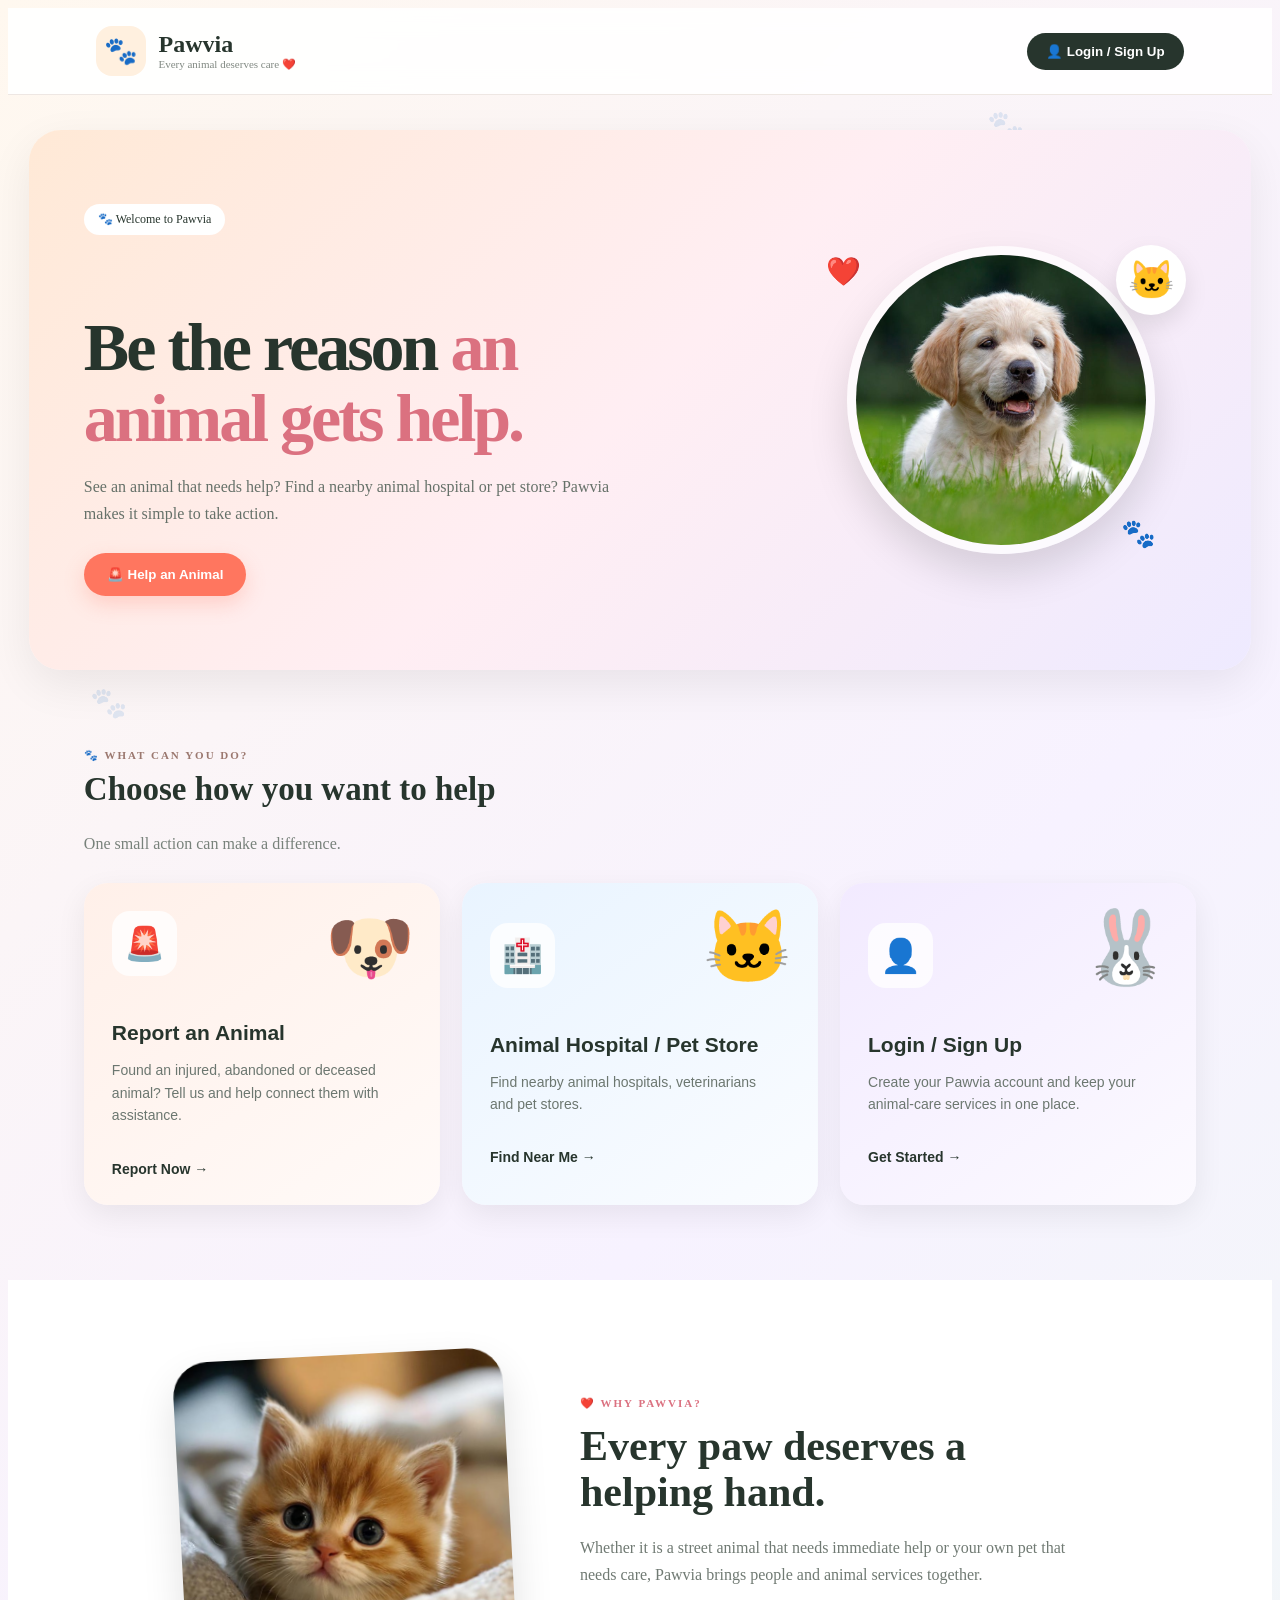
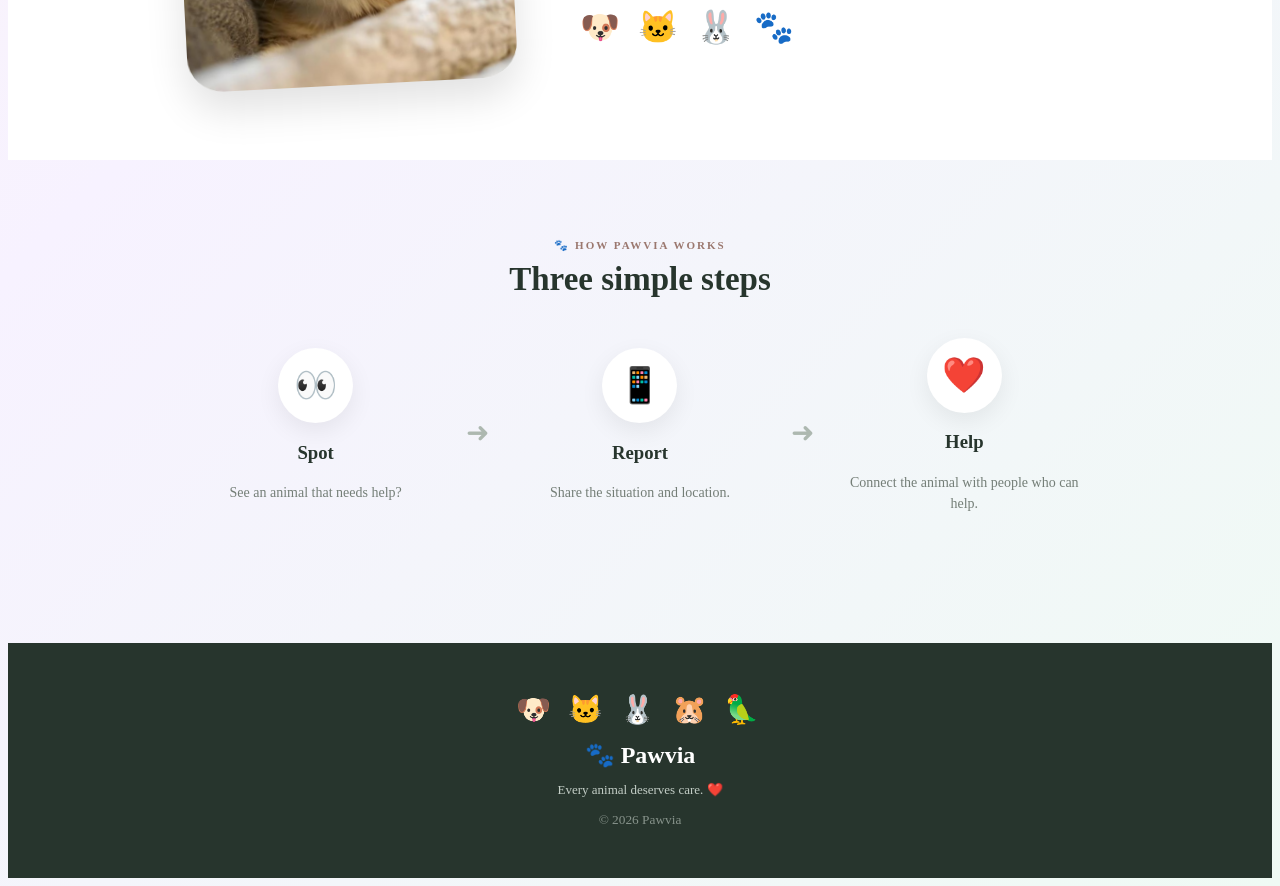
<file: index.html>
<!DOCTYPE html>
<html lang="en">

<head>

    <meta charset="UTF-8">

    <meta
        name="viewport"
        content="width=device-width, initial-scale=1.0"
    >

    <title>Pawvia 🐾</title>

    <link rel="stylesheet" href="style.css">

</head>


<body>


    <!-- FLOATING PAWS -->

    <div class="floating-paw paw1">🐾</div>
    <div class="floating-paw paw2">🐾</div>
    <div class="floating-paw paw3">🐾</div>
    <div class="floating-paw paw4">🐾</div>



    <!-- NAVBAR -->

    <header class="navbar">

        <div class="brand">

            <div class="brand-logo">
                🐾
            </div>

            <div>

                <div class="brand-name">
                    Pawvia
                </div>

                <div class="brand-tagline">
                    Every animal deserves care ❤️
                </div>

            </div>

        </div>


        <button
            class="login-nav"
            onclick="openLogin()"
        >

            👤 Login / Sign Up

        </button>

    </header>



    <!-- HERO -->

    <section class="hero">


        <div class="hero-text">

            <div class="welcome-pill">
                🐾 Welcome to Pawvia
            </div>


            <h1>

                Be the reason

                <span>
                    an animal gets help.
                </span>

            </h1>


            <p>

                See an animal that needs help?
                Find a nearby animal hospital or pet store?
                Pawvia makes it simple to take action.

            </p>


            <button
                class="hero-button"
                onclick="openReport()"
            >

                🚨 Help an Animal

            </button>

        </div>



        <!-- REAL DOG -->

        <div class="hero-image-area">


            <div class="photo-circle">

                <img
                    src="images/dog.jpg"
                    alt="Happy dog"
                >

            </div>


            <div class="floating-cat">

                🐱

            </div>


            <div class="floating-heart">

                ❤️

            </div>


            <div class="floating-paw-small">

                🐾

            </div>


        </div>


    </section>



    <!-- ACTION SECTION -->

    <main class="main-content">


        <div class="section-title">

            <span>
                🐾 WHAT CAN YOU DO?
            </span>

            <h2>
                Choose how you want to help
            </h2>

            <p>
                One small action can make a difference.
            </p>

        </div>



        <div class="action-grid">


            <!-- REPORT -->

            <button
                class="action-card report-card"
                onclick="openReport()"
            >

                <div class="card-icon">
                    🚨
                </div>


                <div class="card-pet">
                    🐶
                </div>


                <h3>
                    Report an Animal
                </h3>


                <p>

                    Found an injured,
                    abandoned or deceased animal?

                    Tell us and help connect
                    them with assistance.

                </p>


                <span>
                    Report Now →
                </span>

            </button>



            <!-- HOSPITAL -->

            <button
                class="action-card hospital-card"
                onclick="openServices()"
            >

                <div class="card-icon">
                    🏥
                </div>


                <div class="card-pet">
                    🐱
                </div>


                <h3>
                    Animal Hospital / Pet Store
                </h3>


                <p>

                    Find nearby animal hospitals,
                    veterinarians and pet stores.

                </p>


                <span>
                    Find Near Me →
                </span>

            </button>



            <!-- LOGIN -->

            <button
                class="action-card login-card"
                onclick="openLogin()"
            >

                <div class="card-icon">
                    👤
                </div>


                <div class="card-pet">
                    🐰
                </div>


                <h3>
                    Login / Sign Up
                </h3>


                <p>

                    Create your Pawvia account
                    and keep your animal-care
                    services in one place.

                </p>


                <span>
                    Get Started →
                </span>

            </button>


        </div>

    </main>



    <!-- REAL PET SECTION -->

    <section class="pet-section">


        <div class="pet-photo">

            <img
                src="images/cat.jpg"
                alt="Cat"
            >

        </div>


        <div class="pet-section-text">

            <span>
                ❤️ WHY PAWVIA?
            </span>


            <h2>

                Every paw deserves
                a helping hand.

            </h2>


            <p>

                Whether it is a street animal
                that needs immediate help or
                your own pet that needs care,
                Pawvia brings people and
                animal services together.

            </p>


            <div class="mini-pets">

                🐶 🐱 🐰 🐾

            </div>

        </div>


    </section>



    <!-- HOW IT WORKS -->

    <section class="how-section">


        <div class="section-title">

            <span>
                🐾 HOW PAWVIA WORKS
            </span>


            <h2>
                Three simple steps
            </h2>

        </div>



        <div class="steps">


            <div class="step">

                <div class="step-icon">
                    👀
                </div>

                <h3>
                    Spot
                </h3>

                <p>
                    See an animal that needs help?
                </p>

            </div>


            <div class="step-arrow">
                ➜
            </div>


            <div class="step">

                <div class="step-icon">
                    📱
                </div>

                <h3>
                    Report
                </h3>

                <p>
                    Share the situation and location.
                </p>

            </div>


            <div class="step-arrow">
                ➜
            </div>


            <div class="step">

                <div class="step-icon">
                    ❤️
                </div>

                <h3>
                    Help
                </h3>

                <p>
                    Connect the animal with people
                    who can help.
                </p>

            </div>


        </div>

    </section>



    <!-- FOOTER -->

    <footer>

        <div class="footer-pets">
            🐶 🐱 🐰 🐹 🦜
        </div>

        <div class="footer-logo">
            🐾 Pawvia
        </div>

        <p>
            Every animal deserves care. ❤️
        </p>

        <small>
            © 2026 Pawvia
        </small>

    </footer>



    <script src="script.js"></script>

</body>

</html>
</file>
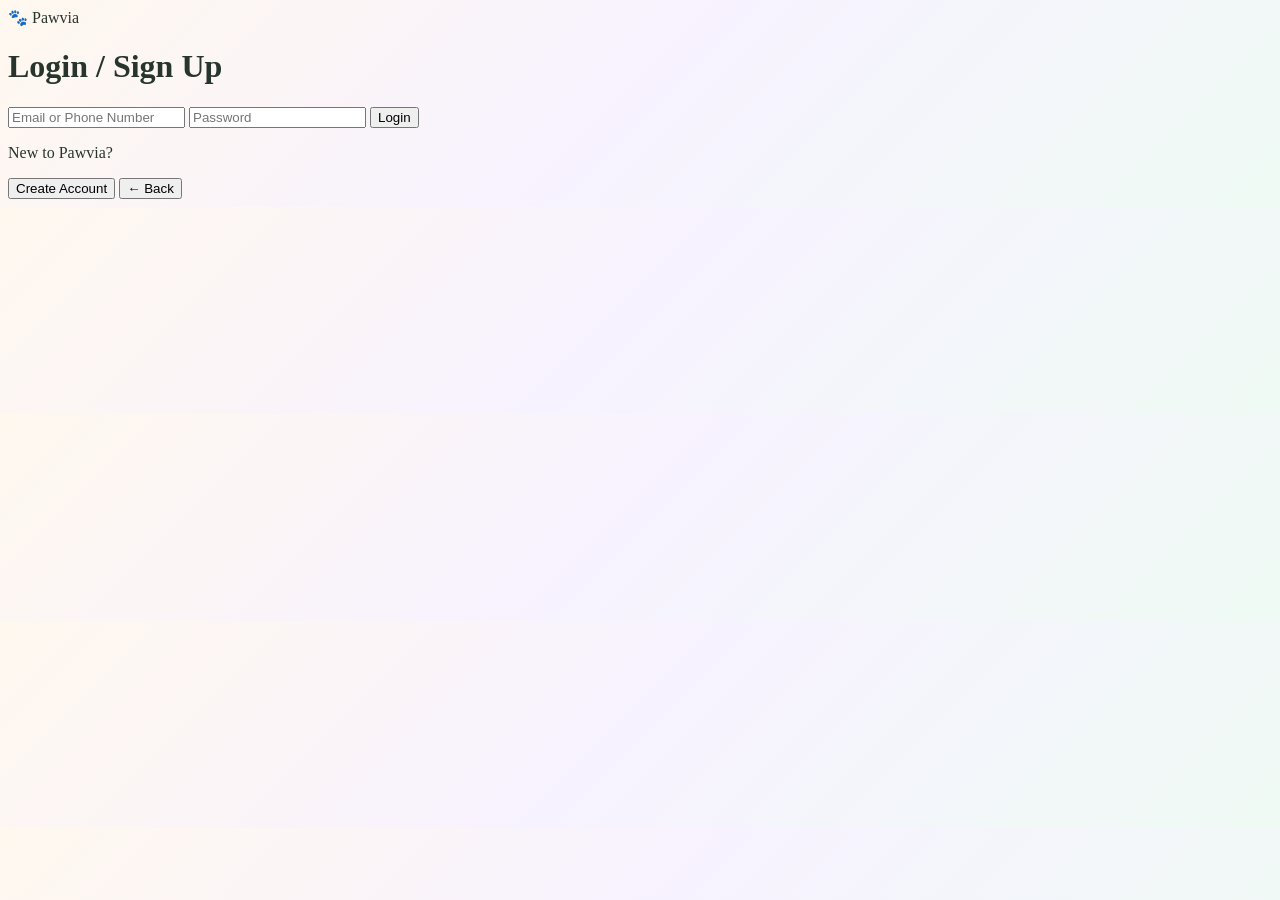
<file: login.html>
<!DOCTYPE html>
<html lang="en">

<head>

    <meta charset="UTF-8">

    <meta
        name="viewport"
        content="width=device-width, initial-scale=1.0"
    >

    <title>Login - Pawvia</title>

    <link rel="stylesheet" href="style.css">

</head>


<body>


    <main class="login-container">


        <div class="logo">
            🐾 Pawvia
        </div>


        <h1>
            Login / Sign Up
        </h1>


        <input
            type="text"
            placeholder="Email or Phone Number"
        >


        <input
            type="password"
            placeholder="Password"
        >


        <button class="submit-button">

            Login

        </button>


        <p>
            New to Pawvia?
        </p>


        <button class="secondary-button">

            Create Account

        </button>


        <button
            class="back-button"
            onclick="goHome()"
        >

            ← Back

        </button>


    </main>


</body>

</html>
</file>
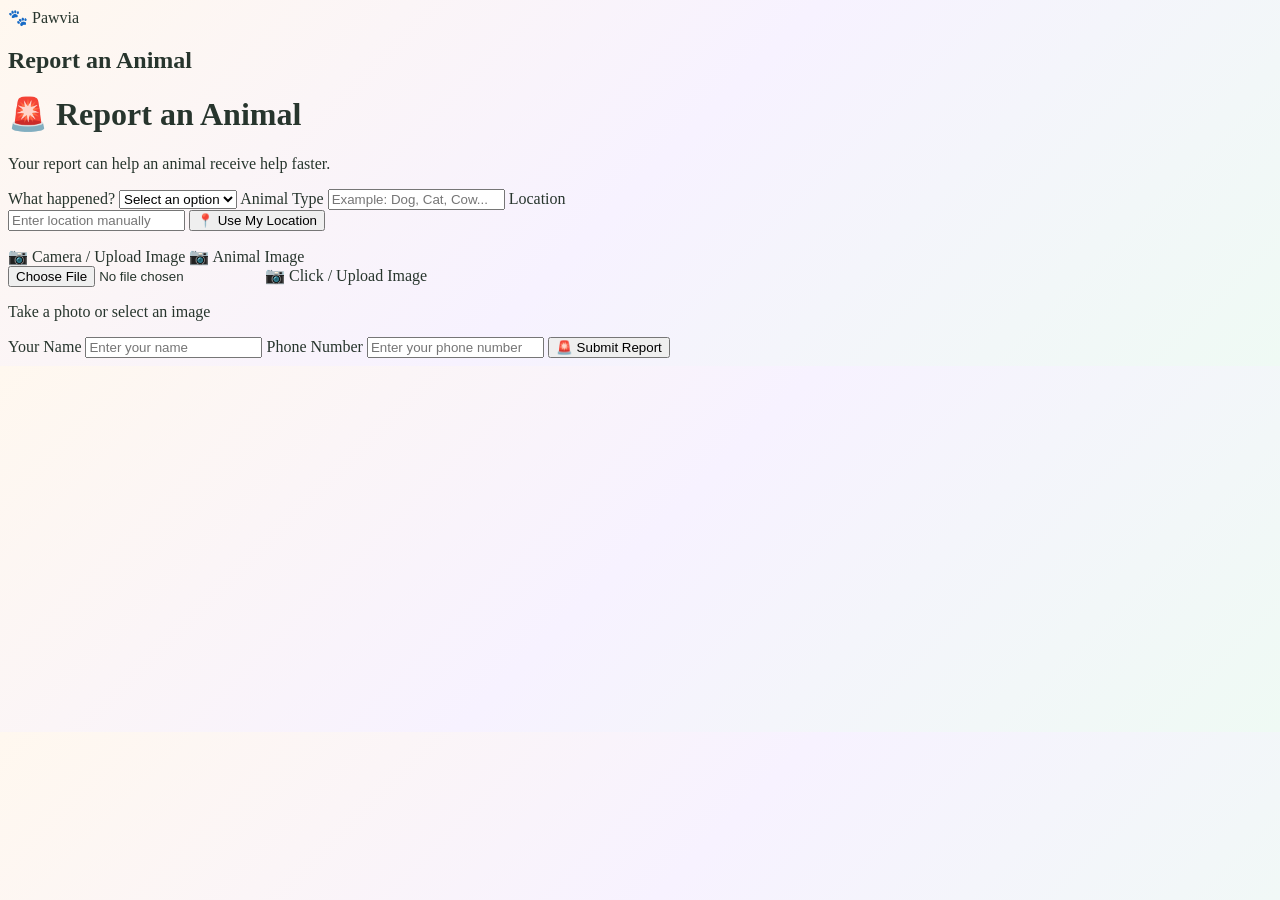
<file: report.html>
<!DOCTYPE html>
<html lang="en">

<head>

    <meta charset="UTF-8">

    <meta
        name="viewport"
        content="width=device-width, initial-scale=1.0"
    >

    <title>Report an Animal - Pawvia</title>

    <link rel="stylesheet" href="style.css">

</head>


<body>


    <!-- HEADER -->

    <header class="page-header">

        <div class="logo">
            🐾 Pawvia
        </div>

        <h2>
            Report an Animal
        </h2>

    </header>



    <!-- FORM -->

    <main class="form-container">

        <h1>
            🚨 Report an Animal
        </h1>

        <p class="form-description">

            Your report can help an animal receive help faster.

        </p>



        <form id="reportForm">


            <!-- CONDITION -->

            <label for="condition">

                What happened?

            </label>


            <select id="condition" required>

                <option value="">
                    Select an option
                </option>

                <option value="Injured">
                    🩹 Injured
                </option>

                <option value="Dead">
                    ⚠️ Dead
                </option>

                <option value="Abandoned">
                    🏠 Abandoned
                </option>

            </select>



            <!-- ANIMAL TYPE -->

            <label for="animalType">

                Animal Type

            </label>


            <input
                type="text"
                id="animalType"
                placeholder="Example: Dog, Cat, Cow..."
                required
            >



            <!-- LOCATION -->

            <label>

                Location

            </label>


            <div class="location-row">

                <input
                    type="text"
                    id="reportLocation"
                    placeholder="Enter location manually"
                >


                <button
                    type="button"
                    class="location-button"
                    onclick="getReportLocation()"
                >

                    📍 Use My Location

                </button>

            </div>


            <p id="reportLocationStatus"></p>



            <!-- IMAGE -->

            <label for="animalImage">

                📷 Camera / Upload Image

            <!-- IMAGE UPLOAD -->

<label>
    📷 Animal Image
</label>

<div class="image-upload-box">

    <input
        type="file"
        id="animalImage"
        accept="image/*"
        capture="environment"
        required
    >

    <label for="animalImage" class="image-upload-button">

        📷 Click / Upload Image

    </label>

    <p id="imageName">
        Take a photo or select an image
    </p>

</div>



            <!-- NAME -->

            <label for="reporterName">

                Your Name

            </label>


            <input
                type="text"
                id="reporterName"
                placeholder="Enter your name"
                required
            >



            <!-- PHONE -->

            <label for="reporterPhone">

                Phone Number

            </label>


            <input
                type="tel"
                id="reporterPhone"
                placeholder="Enter your phone number"
                required
            >



            <!-- SUBMIT -->

            <button
                type="submit"
                class="submit-button"
            >

                🚨 Submit Report

            </button>

</form>

</main>


<script src="script.js"></script>

</body>
</html>
</body>

</html>
</file>
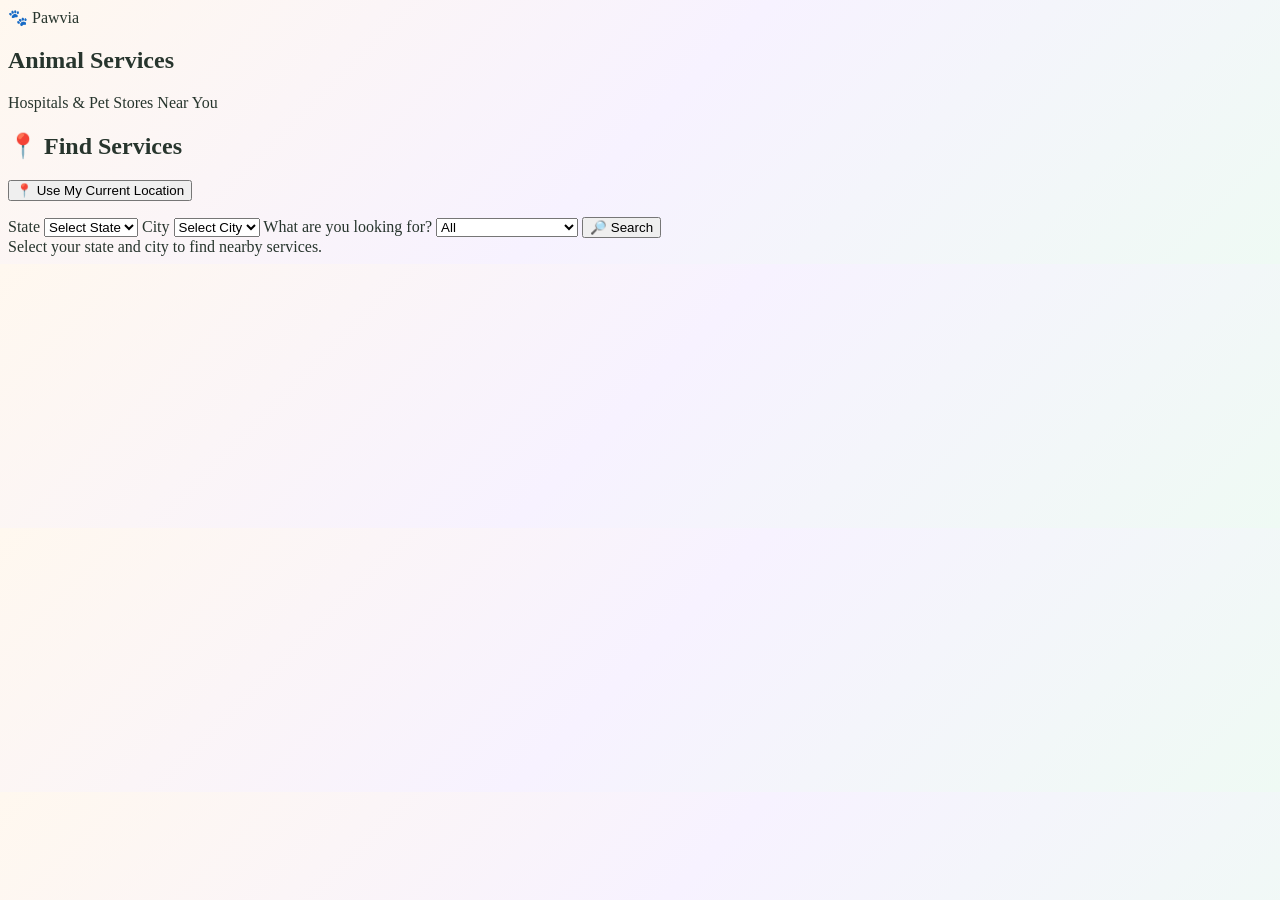
<file: services.html>
<!DOCTYPE html>
<html lang="en">

<head>

    <meta charset="UTF-8">

    <meta
        name="viewport"
        content="width=device-width, initial-scale=1.0"
    >

    <title>Find Animal Services - Pawvia</title>

    <link rel="stylesheet" href="style.css">

</head>


<body>


    <!-- HEADER -->

    <header class="page-header">

        <div class="logo">
            🐾 Pawvia
        </div>

        <div>

            <h2>
                Animal Services
            </h2>

            <p>
                Hospitals & Pet Stores Near You
            </p>

        </div>

    </header>



    <!-- FILTER -->

    <main class="services-container">


        <div class="filter-card">

            <h2>
                📍 Find Services
            </h2>


            <!-- CURRENT LOCATION -->

            <button
                class="location-button full-button"
                onclick="useServiceLocation()"
            >

                📍 Use My Current Location

            </button>


            <p id="serviceLocationStatus"></p>



            <!-- STATE -->

            <label for="state">

                State

            </label>


            <select id="state">

                <option value="">
                    Select State
                </option>

                <option value="Meghalaya">
                    Meghalaya
                </option>

                <option value="Manipur">
                    Manipur
                </option>

                <option value="Assam">
                    Assam
                </option>

            </select>



            <!-- CITY -->

            <label for="city">

                City

            </label>


            <select id="city">

                <option value="">
                    Select City
                </option>

            </select>



            <!-- TYPE -->

            <label for="serviceType">

                What are you looking for?

            </label>


            <select id="serviceType">

                <option value="All">
                    All
                </option>

                <option value="Hospital">
                    🏥 Animal Hospitals
                </option>

                <option value="Pet Store">
                    🛍️ Pet Stores
                </option>

            </select>



            <!-- SEARCH -->

            <button
                class="submit-button"
                onclick="findServices()"
            >

                🔎 Search

            </button>

        </div>



        <!-- RESULTS -->

        <section id="serviceResults">

            <div class="no-results">

                Select your state and city
                to find nearby services.

            </div>

        </section>


    </main>


    <script src="script.js"></script>

</body>

</html>
</file>
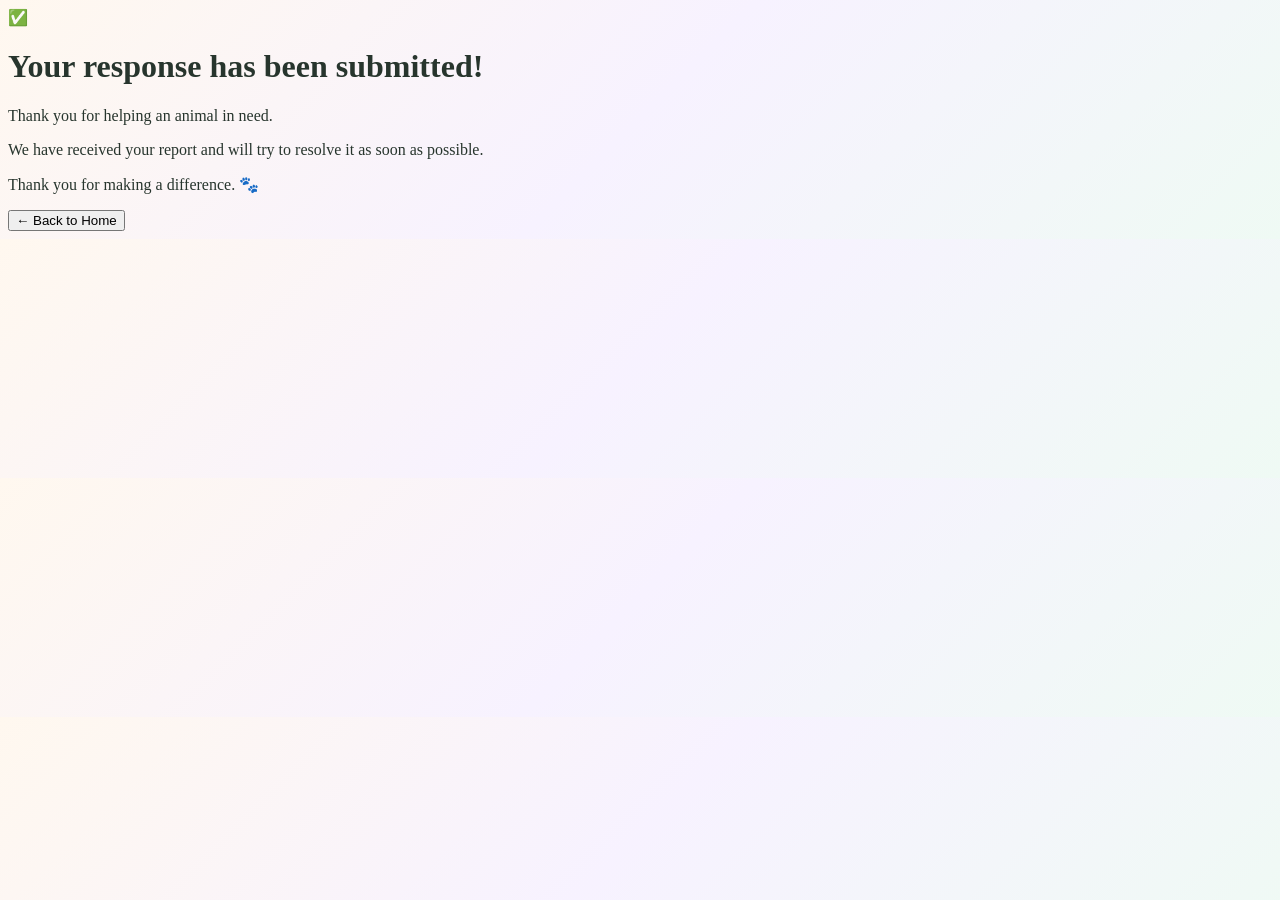
<file: submitted.html>
<!DOCTYPE html>
<html lang="en">

<head>

    <meta charset="UTF-8">

    <meta name="viewport"
          content="width=device-width, initial-scale=1.0">

    <title>Report Submitted - PawCare</title>

    <link rel="stylesheet" href="style.css">

</head>

<body>

    <main class="submitted-container">

        <div class="success-icon">
            ✅
        </div>

        <h1>
            Your response has been submitted!
        </h1>

        <p>
            Thank you for helping an animal in need.
        </p>

        <p>
            We have received your report and
            will try to resolve it as soon as possible.
        </p>

        <p class="thank-you">
            Thank you for making a difference. 🐾
        </p>

        <button
            class="submit-button"
            onclick="window.location.href='index.html'"
        >
            ← Back to Home
        </button>

    </main>

</body>

</html>
</file>
<file: style.css>
/* ========================================
   PAWVIA NEW HOMEPAGE
======================================== */

body {
    background:
        linear-gradient(
            135deg,
            #fff8ef,
            #f7f2ff,
            #effaf4
        );

    color: #27352d;
}


/* FLOATING PAWS */

.floating-paw {
    position: fixed;

    font-size: 30px;

    opacity: 0.12;

    pointer-events: none;

    z-index: 0;

    animation: pawFloat 6s ease-in-out infinite;
}

.paw1 {
    top: 18%;
    left: 3%;
}

.paw2 {
    top: 45%;
    right: 3%;
    animation-delay: 1s;
}

.paw3 {
    bottom: 20%;
    left: 7%;
    animation-delay: 2s;
}

.paw4 {
    top: 12%;
    right: 20%;
    animation-delay: 3s;
}

@keyframes pawFloat {

    0%, 100% {
        transform: translateY(0) rotate(0);
    }

    50% {
        transform: translateY(-20px) rotate(10deg);
    }

}


/* NAVBAR */

.navbar {

    position: relative;
    z-index: 10;

    display: flex;

    justify-content: space-between;

    align-items: center;

    padding: 18px 7%;

    background:
        rgba(255,255,255,0.9);

    backdrop-filter: blur(12px);

    border-bottom:
        1px solid #eee7e3;
}

.brand {

    display: flex;

    align-items: center;

    gap: 12px;
}

.brand-logo {

    width: 50px;
    height: 50px;

    border-radius: 16px;

    display: flex;

    align-items: center;
    justify-content: center;

    background: #fff0df;

    font-size: 27px;
}

.brand-name {

    font-size: 24px;

    font-weight: 900;
}

.brand-tagline {

    font-size: 11px;

    color: #818982;
}

.login-nav {

    padding: 11px 19px;

    border: none;

    border-radius: 50px;

    background: #27352d;

    color: white;

    font-weight: bold;

    cursor: pointer;

    transition: 0.25s;
}

.login-nav:hover {

    transform: translateY(-3px);

    box-shadow:
        0 8px 20px rgba(0,0,0,.15);
}


/* HERO */

.hero {

    width: 88%;

    max-width: 1200px;

    min-height: 430px;

    margin: 35px auto;

    padding: 55px;

    border-radius: 32px;

    display: flex;

    align-items: center;

    justify-content: space-between;

    overflow: hidden;

    position: relative;

    background:
        linear-gradient(
            135deg,
            #ffe9d6,
            #ffeef3,
            #eeeaff
        );

    box-shadow:
        0 15px 45px rgba(0,0,0,.07);
}

.hero-text {

    max-width: 610px;

    position: relative;

    z-index: 3;
}

.welcome-pill {

    display: inline-block;

    padding: 8px 14px;

    border-radius: 50px;

    background: white;

    font-size: 12px;

    margin-bottom: 20px;
}

.hero h1 {

    font-size:
        clamp(42px, 6vw, 68px);

    line-height: 1.04;

    letter-spacing: -3px;

    margin-bottom: 20px;
}

.hero h1 span {

    color: #db7180;
}

.hero p {

    color: #667169;

    font-size: 16px;

    line-height: 1.7;

    max-width: 570px;

    margin-bottom: 25px;
}

.hero-button {

    border: none;

    padding: 14px 23px;

    border-radius: 50px;

    background: #ff765f;

    color: white;

    font-weight: bold;

    cursor: pointer;

    box-shadow:
        0 8px 20px rgba(255,118,95,.25);

    transition: .25s;
}

.hero-button:hover {

    transform:
        translateY(-4px)
        scale(1.03);
}


/* REAL DOG PHOTO */

.hero-image-area {

    width: 390px;

    height: 350px;

    position: relative;

    display: flex;

    align-items: center;

    justify-content: center;
}

.photo-circle {

    width: 290px;

    height: 290px;

    border-radius: 50%;

    overflow: hidden;

    border: 9px solid rgba(255,255,255,.75);

    box-shadow:
        0 20px 40px rgba(0,0,0,.13);

    animation:
        photoFloat 4s ease-in-out infinite;
}

.photo-circle img {

    width: 100%;

    height: 100%;

    object-fit: cover;
}

@keyframes photoFloat {

    0%, 100% {
        transform: translateY(0);
    }

    50% {
        transform: translateY(-10px);
    }
}

.floating-cat {

    position: absolute;

    right: 10px;

    top: 20px;

    width: 70px;
    height: 70px;

    border-radius: 50%;

    display: flex;

    align-items: center;
    justify-content: center;

    background: white;

    font-size: 38px;

    box-shadow:
        0 10px 25px rgba(0,0,0,.1);

    animation:
        smallFloat 3s ease-in-out infinite;
}

.floating-heart {

    position: absolute;

    left: 20px;

    top: 30px;

    font-size: 28px;

    animation:
        smallFloat 2.5s ease-in-out infinite;
}

.floating-paw-small {

    position: absolute;

    bottom: 25px;

    right: 40px;

    font-size: 28px;

    animation:
        smallFloat 3s ease-in-out infinite;
}

@keyframes smallFloat {

    0%, 100% {
        transform: translateY(0);
    }

    50% {
        transform: translateY(-12px);
    }
}


/* ACTION SECTION */

.main-content {

    width: 88%;

    max-width: 1200px;

    margin: 75px auto;
}

.section-title {

    margin-bottom: 30px;
}

.section-title span {

    font-size: 11px;

    font-weight: 900;

    letter-spacing: 2px;

    color: #9b786f;
}

.section-title h2 {

    font-size: 33px;

    margin-top: 8px;
}

.section-title p {

    color: #78827b;

    margin-top: 7px;
}

.action-grid {

    display: grid;

    grid-template-columns:
        repeat(3, 1fr);

    gap: 22px;
}

.action-card {

    position: relative;

    overflow: hidden;

    border: none;

    min-height: 320px;

    padding: 28px;

    border-radius: 24px;

    text-align: left;

    cursor: pointer;

    color: #27352d;

    box-shadow:
        0 10px 30px rgba(0,0,0,.07);

    transition:
        .3s;
}

.action-card:hover {

    transform:
        translateY(-10px);
}

.report-card {

    background:
        linear-gradient(
            145deg,
            #fff0e9,
            #fffaf8
        );
}

.hospital-card {

    background:
        linear-gradient(
            145deg,
            #e9f4ff,
            #fafcff
        );
}

.login-card {

    background:
        linear-gradient(
            145deg,
            #f2eaff,
            #fcfaff
        );
}

.card-icon {

    width: 65px;
    height: 65px;

    display: flex;

    align-items: center;
    justify-content: center;

    border-radius: 18px;

    background: rgba(255,255,255,.8);

    font-size: 33px;

    position: relative;

    z-index: 2;
}

.card-pet {

    position: absolute;

    right: 25px;

    top: 22px;

    font-size: 72px;

    transition: .3s;
}

.action-card:hover .card-pet {

    transform:
        rotate(12deg)
        scale(1.15);
}

.action-card h3 {

    margin-top: 45px;

    font-size: 21px;

    margin-bottom: 10px;
}

.action-card p {

    color: #6c7770;

    line-height: 1.6;

    font-size: 14px;

    max-width: 290px;
}

.action-card span {

    display: inline-block;

    margin-top: 20px;

    font-weight: bold;

    font-size: 14px;
}


/* REAL CAT SECTION */

.pet-section {

    background: white;

    padding: 75px 8%;

    display: flex;

    align-items: center;

    justify-content: center;

    gap: 70px;
}

.pet-photo {

    width: 330px;

    height: 330px;

    border-radius: 35px;

    overflow: hidden;

    transform: rotate(-3deg);

    box-shadow:
        0 18px 40px rgba(0,0,0,.12);
}

.pet-photo img {

    width: 100%;

    height: 100%;

    object-fit: cover;
}

.pet-section-text {

    max-width: 520px;
}

.pet-section-text > span {

    color: #db7180;

    font-size: 11px;

    font-weight: bold;

    letter-spacing: 2px;
}

.pet-section-text h2 {

    font-size: 42px;

    line-height: 1.1;

    margin: 12px 0 18px;
}

.pet-section-text p {

    color: #707a73;

    line-height: 1.7;
}

.mini-pets {

    font-size: 32px;

    margin-top: 20px;

    letter-spacing: 5px;
}


/* HOW IT WORKS */

.how-section {

    padding: 75px 7%;

    text-align: center;
}

.steps {

    max-width: 900px;

    margin: 40px auto;

    display: flex;

    align-items: center;

    justify-content: center;

    gap: 25px;
}

.step {

    flex: 1;
}

.step-icon {

    width: 75px;

    height: 75px;

    margin: auto auto 15px;

    border-radius: 50%;

    background: white;

    display: flex;

    align-items: center;
    justify-content: center;

    font-size: 35px;

    box-shadow:
        0 8px 25px rgba(0,0,0,.07);
}

.step p {

    color: #747e77;

    font-size: 14px;

    line-height: 1.5;

    margin-top: 7px;
}

.step-arrow {

    font-size: 28px;

    color: #adb8b0;
}


/* FOOTER */

footer {

    background: #27352d;

    color: white;

    text-align: center;

    padding: 50px 20px;
}

.footer-pets {

    font-size: 28px;

    margin-bottom: 15px;

    letter-spacing: 5px;
}

.footer-logo {

    font-size: 24px;

    font-weight: bold;

    margin-bottom: 7px;
}

footer p {

    color: #c4cec7;

    font-size: 13px;

    margin-bottom: 12px;
}

footer small {

    color: #87938b;
}


/* MOBILE */

@media (max-width: 800px) {

    .navbar {

        padding: 16px 5%;
    }

    .login-nav {

        font-size: 11px;

        padding: 10px 13px;
    }

    .hero {

        width: 92%;

        min-height: 600px;

        padding: 35px 25px;

        align-items: flex-start;
    }

    .hero h1 {

        font-size: 42px;

        letter-spacing: -2px;
    }

    .hero p {

        font-size: 14px;
    }

    .hero-button {

        width: 100%;
    }

    .hero-image-area {

        position: absolute;

        bottom: 5px;

        left: 0;

        width: 100%;

        height: 250px;
    }

    .photo-circle {

        width: 200px;

        height: 200px;
    }

    .floating-cat {

        width: 55px;

        height: 55px;

        font-size: 30px;

        right: 12%;
    }

    .floating-heart {

        left: 15%;
    }

    .main-content {

        width: 90%;
    }

    .action-grid {

        grid-template-columns: 1fr;
    }

    .action-card {

        min-height: 290px;
    }

    .pet-section {

        flex-direction: column;

        padding: 60px 7%;

        gap: 45px;

        text-align: center;
    }

    .pet-photo {

        width: 270px;

        height: 270px;
    }

    .pet-section-text h2 {

        font-size: 34px;
    }

    .steps {

        flex-direction: column;

        gap: 20px;
    }

    .step-arrow {

        transform: rotate(90deg);
    }

    .floating-paw {

        display: none;
    }

}
</file>
